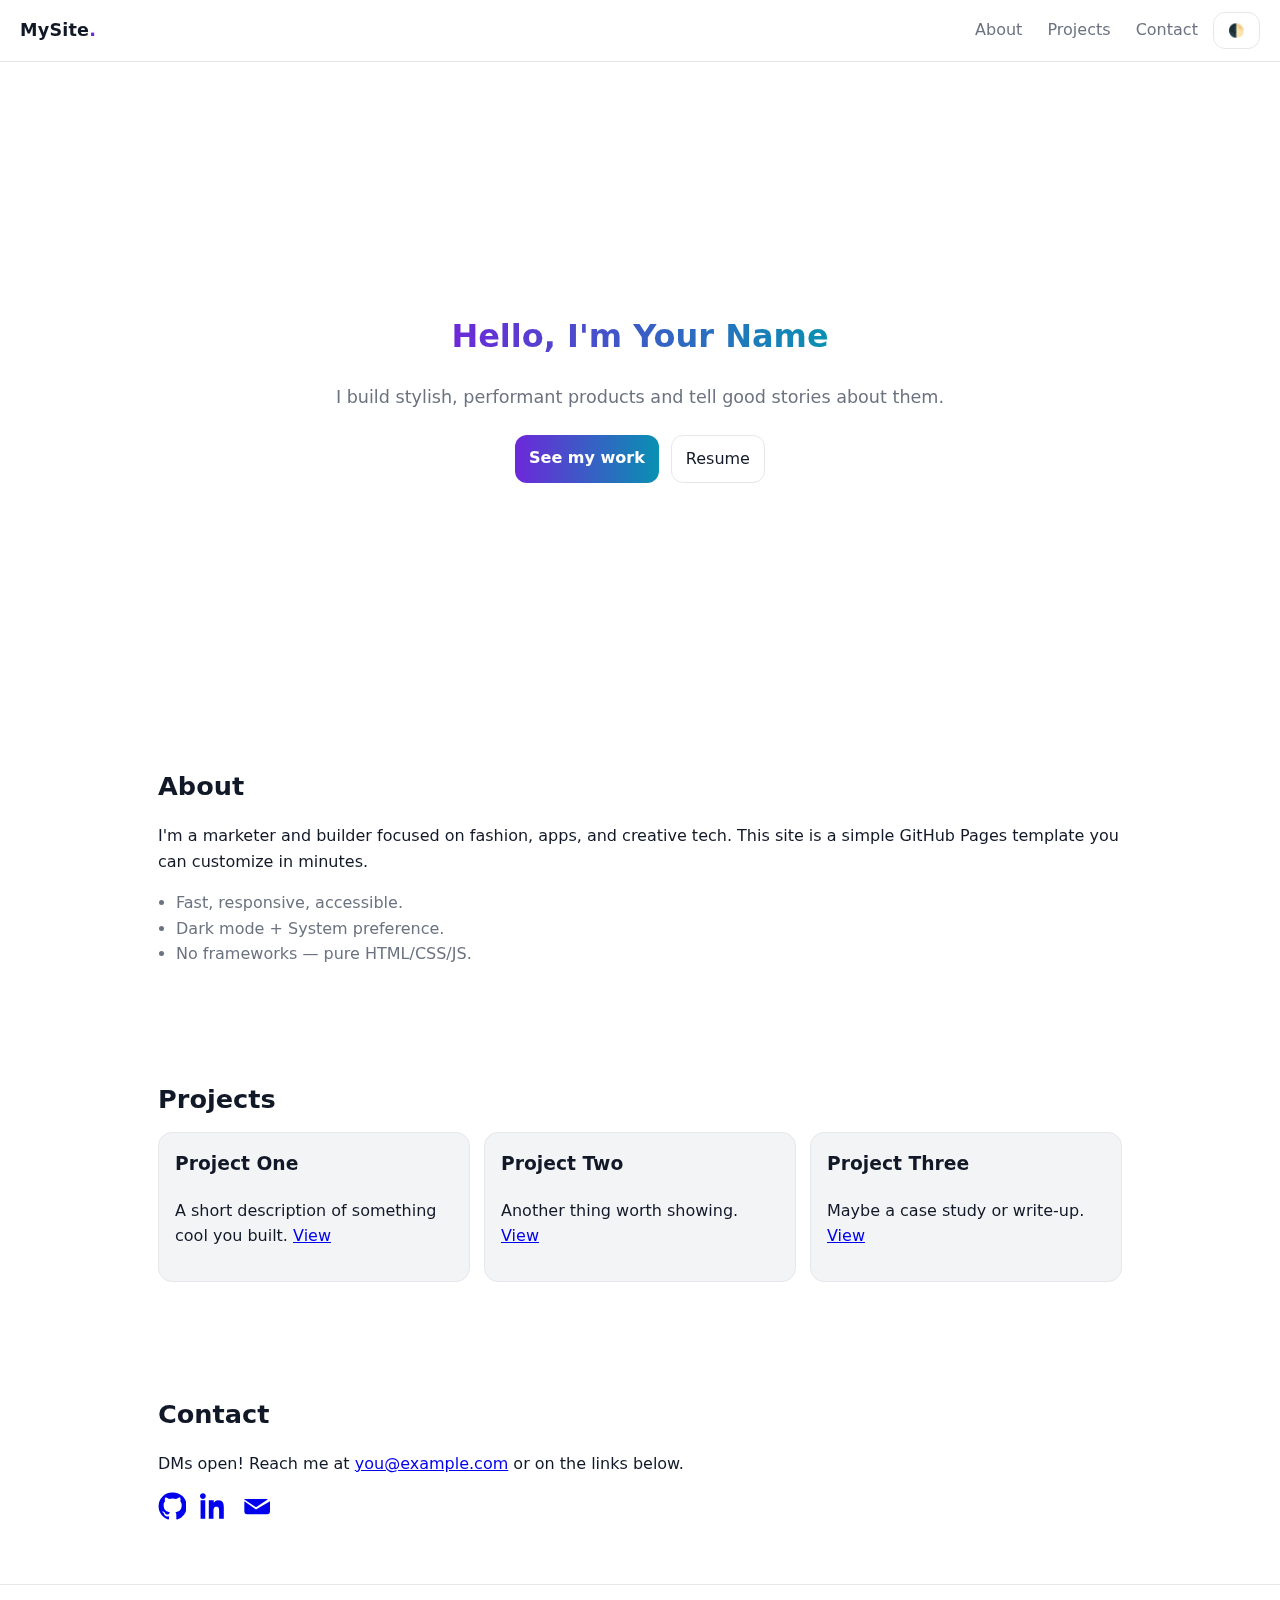
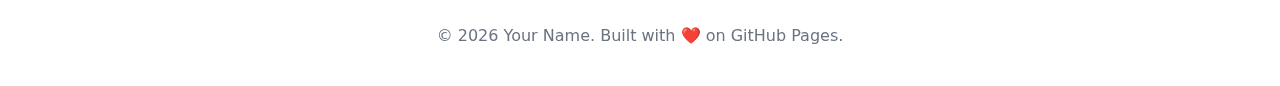
<file: github-pages-starter/index.html>
<!doctype html>
<html lang="en">
<head>
  <meta charset="utf-8">
  <meta name="viewport" content="width=device-width, initial-scale=1">
  <title>My Site</title>
  <meta name="description" content="A clean, fast, responsive personal site hosted on GitHub Pages.">
  <link rel="icon" href="assets/favicon.png">
  <meta property="og:title" content="My Site">
  <meta property="og:description" content="A clean, fast, responsive personal site hosted on GitHub Pages.">
  <meta property="og:type" content="website">
  <meta name="theme-color" content="#111827">
  <link rel="stylesheet" href="styles.css">
</head>
<body>
  <header class="site-header">
    <a class="logo" href="#top">MySite<span class="dot">.</span></a>
    <nav>
      <a href="#about">About</a>
      <a href="#projects">Projects</a>
      <a href="#contact">Contact</a>
      <button id="themeToggle" class="btn-ghost" aria-label="Toggle dark mode">🌓</button>
    </nav>
  </header>

  <main id="top">
    <section class="hero">
      <div class="hero-inner">
        <h1><span class="gradient">Hello, I'm Your Name</span></h1>
        <p class="lead">I build stylish, performant products and tell good stories about them.</p>
        <div class="cta-row">
          <a class="btn-primary" href="#projects">See my work</a>
          <a class="btn-ghost" href="resume.pdf">Resume</a>
        </div>
      </div>
    </section>

    <section id="about" class="section">
      <h2>About</h2>
      <p>I'm a marketer and builder focused on fashion, apps, and creative tech. This site is a simple GitHub Pages template you can customize in minutes.</p>
      <ul class="bullets">
        <li>Fast, responsive, accessible.</li>
        <li>Dark mode + System preference.</li>
        <li>No frameworks — pure HTML/CSS/JS.</li>
      </ul>
    </section>

    <section id="projects" class="section">
      <h2>Projects</h2>
      <div class="grid">
        <article class="card">
          <h3>Project One</h3>
          <p>A short description of something cool you built. <a href="#">View</a></p>
        </article>
        <article class="card">
          <h3>Project Two</h3>
          <p>Another thing worth showing. <a href="#">View</a></p>
        </article>
        <article class="card">
          <h3>Project Three</h3>
          <p>Maybe a case study or write‑up. <a href="#">View</a></p>
        </article>
      </div>
    </section>

    <section id="contact" class="section">
      <h2>Contact</h2>
      <p>DMs open! Reach me at <a href="mailto:you@example.com">you@example.com</a> or on the links below.</p>
      <div class="socials">
        <a aria-label="GitHub" href="https://github.com/yourhandle" target="_blank" rel="noopener">
          <svg viewBox="0 0 24 24" width="28" height="28" role="img" aria-hidden="true"><path d="M12 .5A11.5 11.5 0 0 0 .5 12.3c0 5.25 3.4 9.7 8.1 11.28.6.1.83-.27.83-.6 0-.3-.01-1.1-.02-2.15-3.3.74-4-1.63-4-1.63-.54-1.42-1.33-1.8-1.33-1.8-1.08-.77.08-.75.08-.75 1.2.09 1.84 1.26 1.84 1.26 1.06 1.86 2.78 1.32 3.46 1.01.11-.78.42-1.32.76-1.62-2.63-.31-5.4-1.37-5.4-6.09 0-1.35.46-2.45 1.24-3.31-.12-.3-.54-1.55.12-3.22 0 0 1.02-.33 3.35 1.26a11.3 11.3 0 0 1 6.1 0c2.33-1.59 3.35-1.26 3.35-1.26.66 1.67.24 2.92.12 3.22.77.86 1.23 1.96 1.23 3.31 0 4.73-2.78 5.78-5.43 6.08.43.38.82 1.12.82 2.26 0 1.63-.02 2.94-.02 3.34 0 .33.22.72.84.6a11.5 11.5 0 0 0 8.08-11.28A11.5 11.5 0 0 0 12 .5Z" fill="currentColor"/></svg>
        </a>
        <a aria-label="LinkedIn" href="https://www.linkedin.com/in/yourhandle" target="_blank" rel="noopener">
          <svg viewBox="0 0 24 24" width="28" height="28" role="img" aria-hidden="true"><path d="M4.98 3.5C4.98 4.88 3.86 6 2.5 6S0 4.88 0 3.5 1.12 1 2.5 1s2.48 1.12 2.48 2.5zM.5 7h4V23h-4V7zm7.5 0h3.8v2.2h.06c.53-1 1.83-2.2 3.77-2.2 4.03 0 4.77 2.65 4.77 6.1V23h-4v-6.7c0-1.6-.03-3.7-2.25-3.7-2.26 0-2.6 1.76-2.6 3.58V23h-4V7z" fill="currentColor"/></svg>
        </a>
        <a aria-label="Email" href="mailto:you@example.com">
          <svg viewBox="0 0 24 24" width="28" height="28" role="img" aria-hidden="true"><path d="M12 13 1.7 6.3A2 2 0 0 1 3 6h18c.5 0 1 .2 1.3.3L12 13Zm0 2 12-7v9a2 2 0 0 1-2 2H4a2 2 0 0 1-2-2V8l10 7Z" fill="currentColor"/></svg>
        </a>
      </div>
    </section>
  </main>

  <footer class="site-footer">
    <p>© <span id="year"></span> Your Name. Built with ❤️ on GitHub Pages.</p>
  </footer>

  <script src="script.js"></script>
</body>
</html>
</file>
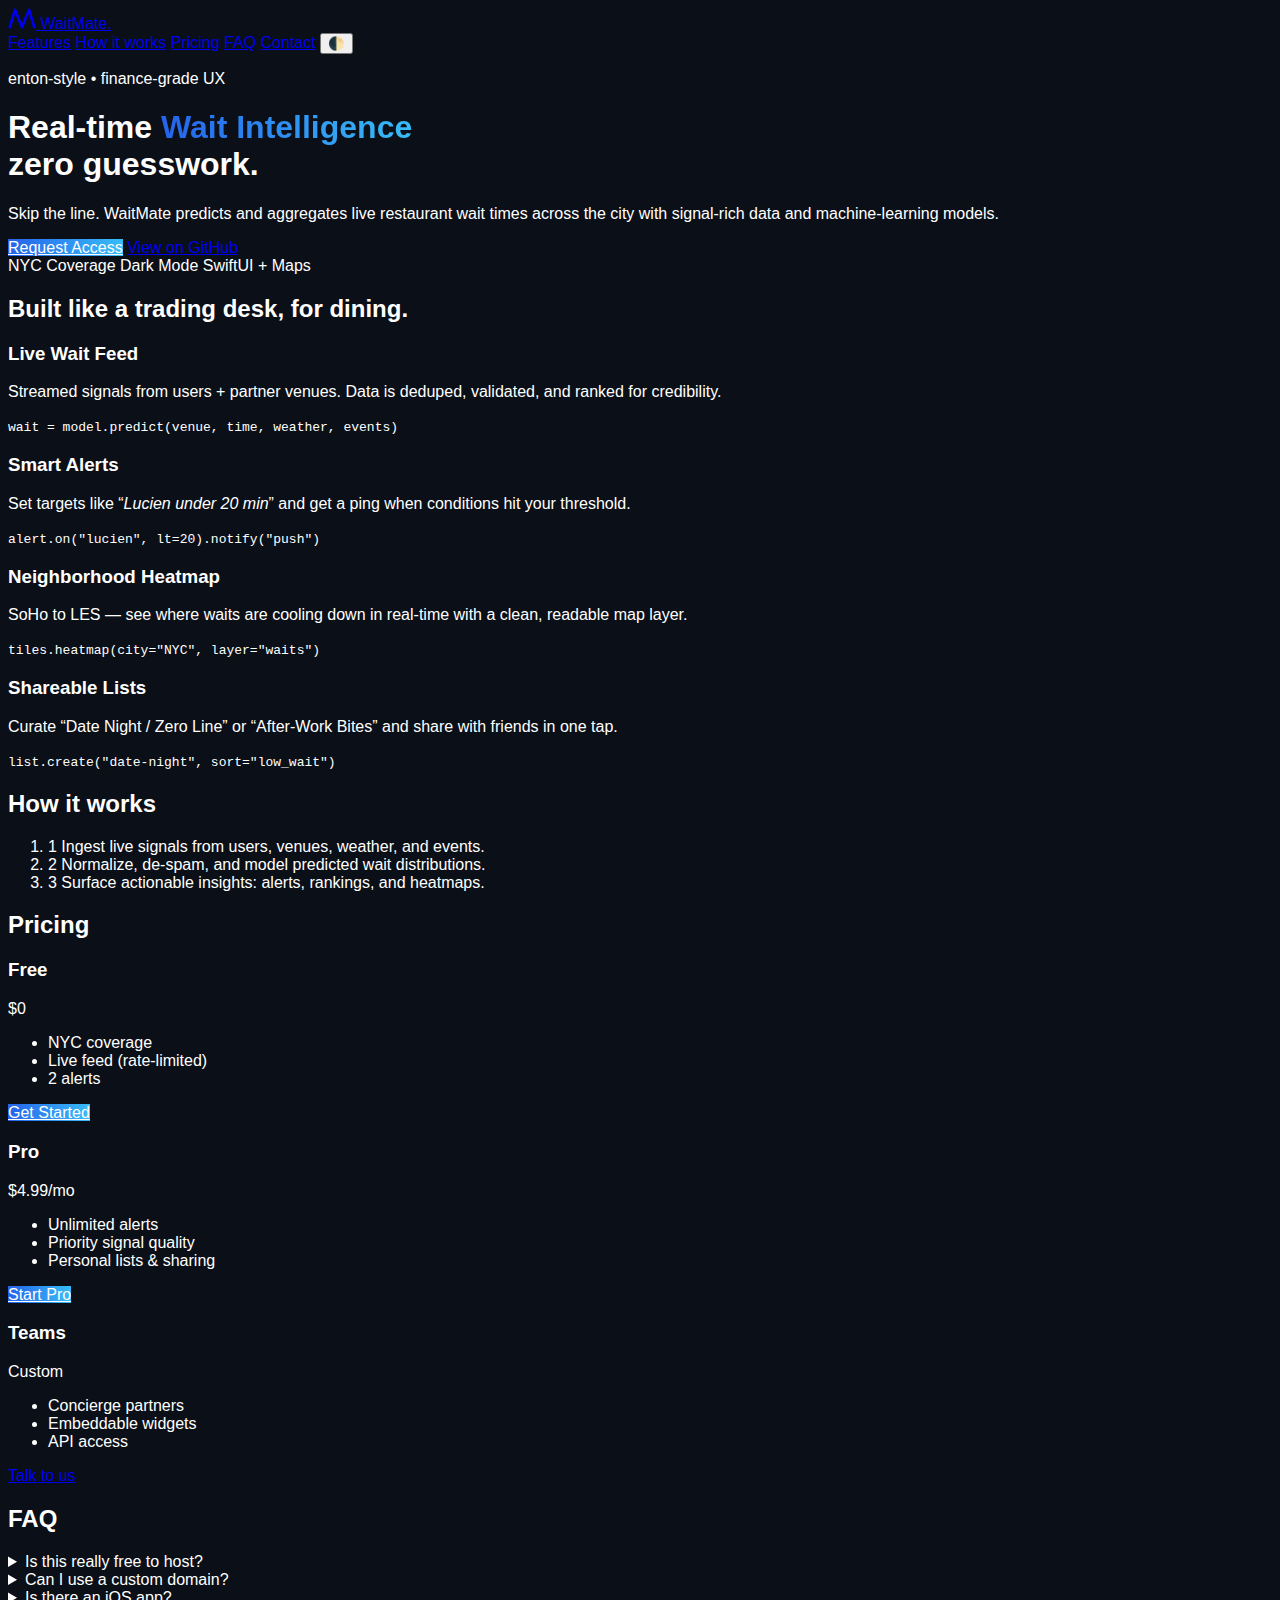
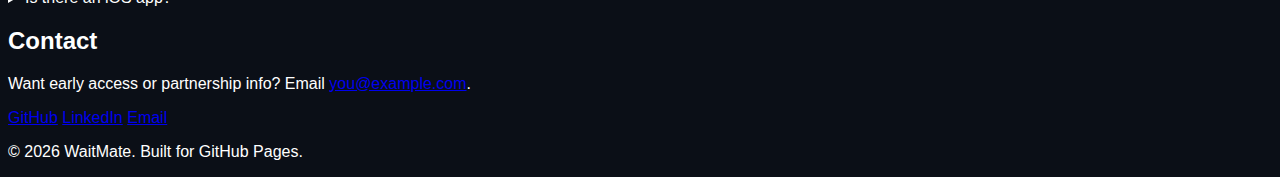
<file: waitmate-blue-enton/index.html>
<!doctype html>
<html lang="en">
<head>
  <meta charset="utf-8">
  <meta name="viewport" content="width=device-width, initial-scale=1">
  <title>WaitMate — Real‑Time Wait Intelligence</title>
  <meta name="description" content="WaitMate gives real‑time wait intelligence for restaurants, so you never waste a night standing in line.">
  <meta name="theme-color" content="#0b0f17">
  <link rel="icon" href="assets/favicon.png">
  <link rel="stylesheet" href="styles.css">
</head>
<body>
  <div class="bg-grid" aria-hidden="true"></div>
  <header class="site-header">
    <a class="logo" href="#top">
      <svg class="wm" viewBox="0 0 32 24" width="28" height="21" aria-hidden="true"><path d="M2 22L8 2l8 20 8-20 6 20" fill="none" stroke="currentColor" stroke-width="3" stroke-linecap="round" stroke-linejoin="round"/></svg>
      <span>WaitMate</span><span class="dot">.</span>
    </a>
    <nav>
      <a href="#features">Features</a>
      <a href="#how">How it works</a>
      <a href="#pricing">Pricing</a>
      <a href="#faq">FAQ</a>
      <a href="#contact">Contact</a>
      <button id="themeToggle" class="btn-ghost" aria-label="Toggle dark mode">🌓</button>
    </nav>
  </header>

  <main id="top">
    <section class="hero">
      <div class="glow"></div>
      <div class="hero-inner">
        <p class="eyebrow">enton‑style • finance‑grade UX</p>
        <h1 class="display">
          Real‑time <span class="gradient">Wait Intelligence</span><br/>
          zero guesswork.
        </h1>
        <p class="lead">Skip the line. WaitMate predicts and aggregates live restaurant wait times across the city with signal‑rich data and machine‑learning models.</p>
        <div class="cta-row">
          <a class="btn-primary" href="#contact">Request Access</a>
          <a class="btn-ghost" href="https://github.com" target="_blank" rel="noopener">View on GitHub</a>
        </div>
        <div class="badges">
          <span class="badge">NYC Coverage</span>
          <span class="badge">Dark Mode</span>
          <span class="badge">SwiftUI + Maps</span>
        </div>
      </div>
    </section>

    <section id="features" class="section">
      <h2>Built like a trading desk, for dining.</h2>
      <div class="grid">
        <article class="card">
          <h3>Live Wait Feed</h3>
          <p>Streamed signals from users + partner venues. Data is deduped, validated, and ranked for credibility.</p>
          <code class="snippet">wait = model.predict(venue, time, weather, events)</code>
        </article>
        <article class="card">
          <h3>Smart Alerts</h3>
          <p>Set targets like “<em>Lucien under 20 min</em>” and get a ping when conditions hit your threshold.</p>
          <code class="snippet">alert.on("lucien", lt=20).notify("push")</code>
        </article>
        <article class="card">
          <h3>Neighborhood Heatmap</h3>
          <p>SoHo to LES — see where waits are cooling down in real‑time with a clean, readable map layer.</p>
          <code class="snippet">tiles.heatmap(city="NYC", layer="waits")</code>
        </article>
        <article class="card">
          <h3>Shareable Lists</h3>
          <p>Curate “Date Night / Zero Line” or “After‑Work Bites” and share with friends in one tap.</p>
          <code class="snippet">list.create("date-night", sort="low_wait")</code>
        </article>
      </div>
    </section>

    <section id="how" class="section">
      <h2>How it works</h2>
      <ol class="steps">
        <li><span>1</span> Ingest live signals from users, venues, weather, and events.</li>
        <li><span>2</span> Normalize, de‑spam, and model predicted wait distributions.</li>
        <li><span>3</span> Surface actionable insights: alerts, rankings, and heatmaps.</li>
      </ol>
    </section>

    <section id="pricing" class="section">
      <h2>Pricing</h2>
      <div class="grid three">
        <article class="card price">
          <h3>Free</h3>
          <p class="price-tag">$0</p>
          <ul>
            <li>NYC coverage</li>
            <li>Live feed (rate‑limited)</li>
            <li>2 alerts</li>
          </ul>
          <a class="btn-primary" href="#contact">Get Started</a>
        </article>
        <article class="card price featured">
          <h3>Pro</h3>
          <p class="price-tag">$4.99/mo</p>
          <ul>
            <li>Unlimited alerts</li>
            <li>Priority signal quality</li>
            <li>Personal lists & sharing</li>
          </ul>
          <a class="btn-primary" href="#contact">Start Pro</a>
        </article>
        <article class="card price">
          <h3>Teams</h3>
          <p class="price-tag">Custom</p>
          <ul>
            <li>Concierge partners</li>
            <li>Embeddable widgets</li>
            <li>API access</li>
          </ul>
          <a class="btn-ghost" href="#contact">Talk to us</a>
        </article>
      </div>
    </section>

    <section id="faq" class="section">
      <h2>FAQ</h2>
      <details class="faq"><summary>Is this really free to host?</summary><p>Yep. This site can be deployed on GitHub Pages at no cost.</p></details>
      <details class="faq"><summary>Can I use a custom domain?</summary><p>Yes — point your domain’s DNS to GitHub Pages in your repository settings.</p></details>
      <details class="faq"><summary>Is there an iOS app?</summary><p>WaitMate runs on SwiftUI. Join the beta via the “Request Access” button.</p></details>
    </section>

    <section id="contact" class="section">
      <h2>Contact</h2>
      <p>Want early access or partnership info? Email <a href="mailto:you@example.com">you@example.com</a>.</p>
      <div class="socials">
        <a href="https://github.com/yourhandle" target="_blank" rel="noopener" aria-label="GitHub">GitHub</a>
        <a href="https://www.linkedin.com/in/yourhandle" target="_blank" rel="noopener" aria-label="LinkedIn">LinkedIn</a>
        <a href="mailto:you@example.com" aria-label="Email">Email</a>
      </div>
    </section>
  </main>

  <footer class="site-footer">
    <p>© <span id="year"></span> WaitMate. Built for GitHub Pages.</p>
  </footer>

  <script src="script.js"></script>
</body>
</html>
</file>
<file: waitmate-blue-enton/styles.css>
:root{
  --primary1:#2563eb;
  --primary2:#38bdf8;
  --secondary:#ffffff;
  --tertiary:#c0c0c0;
  --bg:#0b0f17; --panel:#0e1422; --card:#0f172a; --text:var(--secondary); --muted:var(--tertiary); --ring:#1f2937;
}
body{background:var(--bg);color:var(--text);font-family:sans-serif}
.gradient{background:linear-gradient(90deg,var(--primary1),var(--primary2));-webkit-background-clip:text;color:transparent}
.btn-primary{background:linear-gradient(90deg,var(--primary1),var(--primary2));color:var(--secondary)}
</file>
<file: github-pages-starter/styles.css>
/* Basic reset */
*{box-sizing:border-box}html,body{margin:0;padding:0}
:root{
  --bg:#0b0f17; --text:#e5e7eb; --muted:#9ca3af; --card:#111827; --accent:#8b5cf6; --accent2:#06b6d4; --ring:#374151;
}
@media (prefers-color-scheme: light){
  :root{--bg:#ffffff; --text:#111827; --muted:#6b7280; --card:#f3f4f6; --accent:#6d28d9; --accent2:#0891b2; --ring:#e5e7eb;}
}
body{font-family:ui-sans-serif, system-ui, -apple-system, "SF Pro", Segoe UI, Roboto, Helvetica, Arial; background:var(--bg); color:var(--text); line-height:1.6;}

.site-header{position:sticky; top:0; backdrop-filter:saturate(180%) blur(12px); background:color-mix(in oklab, var(--bg) 85%, transparent); border-bottom:1px solid var(--ring); display:flex; align-items:center; justify-content:space-between; padding:12px 20px; z-index:999;}
.logo{font-weight:800; letter-spacing:0.2px; text-decoration:none; color:var(--text); font-size:1.1rem}
.logo .dot{color:var(--accent)}
nav a{margin:0 10px; text-decoration:none; color:var(--muted)}
nav a:hover{color:var(--text)}
.btn-primary,.btn-ghost{display:inline-block; padding:10px 14px; border-radius:12px; text-decoration:none; border:1px solid var(--ring);}
.btn-primary{background:linear-gradient(90deg,var(--accent),var(--accent2)); color:white; border:none; font-weight:700;}
.btn-ghost{background:transparent; color:var(--text);}

.hero{min-height:72vh; display:grid; place-items:center; text-align:center; padding:40px 16px;}
.hero .lead{max-width:680px; margin:14px auto 24px; color:var(--muted); font-size:1.1rem}
.gradient{background:linear-gradient(90deg,var(--accent),var(--accent2)); -webkit-background-clip:text; background-clip:text; color:transparent;}
.cta-row{display:flex; gap:12px; justify-content:center; flex-wrap:wrap}

.section{padding:56px 18px; max-width:1000px; margin:0 auto;}
.section h2{font-size:1.6rem; margin:0 0 10px 0}
.bullets{margin:10px 0 0 0; padding-left:18px; color:var(--muted)}
.grid{display:grid; grid-template-columns:repeat(auto-fit, minmax(240px,1fr)); gap:14px; margin-top:12px}
.card{background:var(--card); padding:16px; border:1px solid var(--ring); border-radius:14px}
.card h3{margin-top:0}

.socials{display:flex; gap:14px; margin-top:10px}
.site-footer{border-top:1px solid var(--ring); text-align:center; padding:22px 12px; color:var(--muted)}

@media (max-width:640px){
  .site-header nav a{margin:0 6px}
}
</file>
